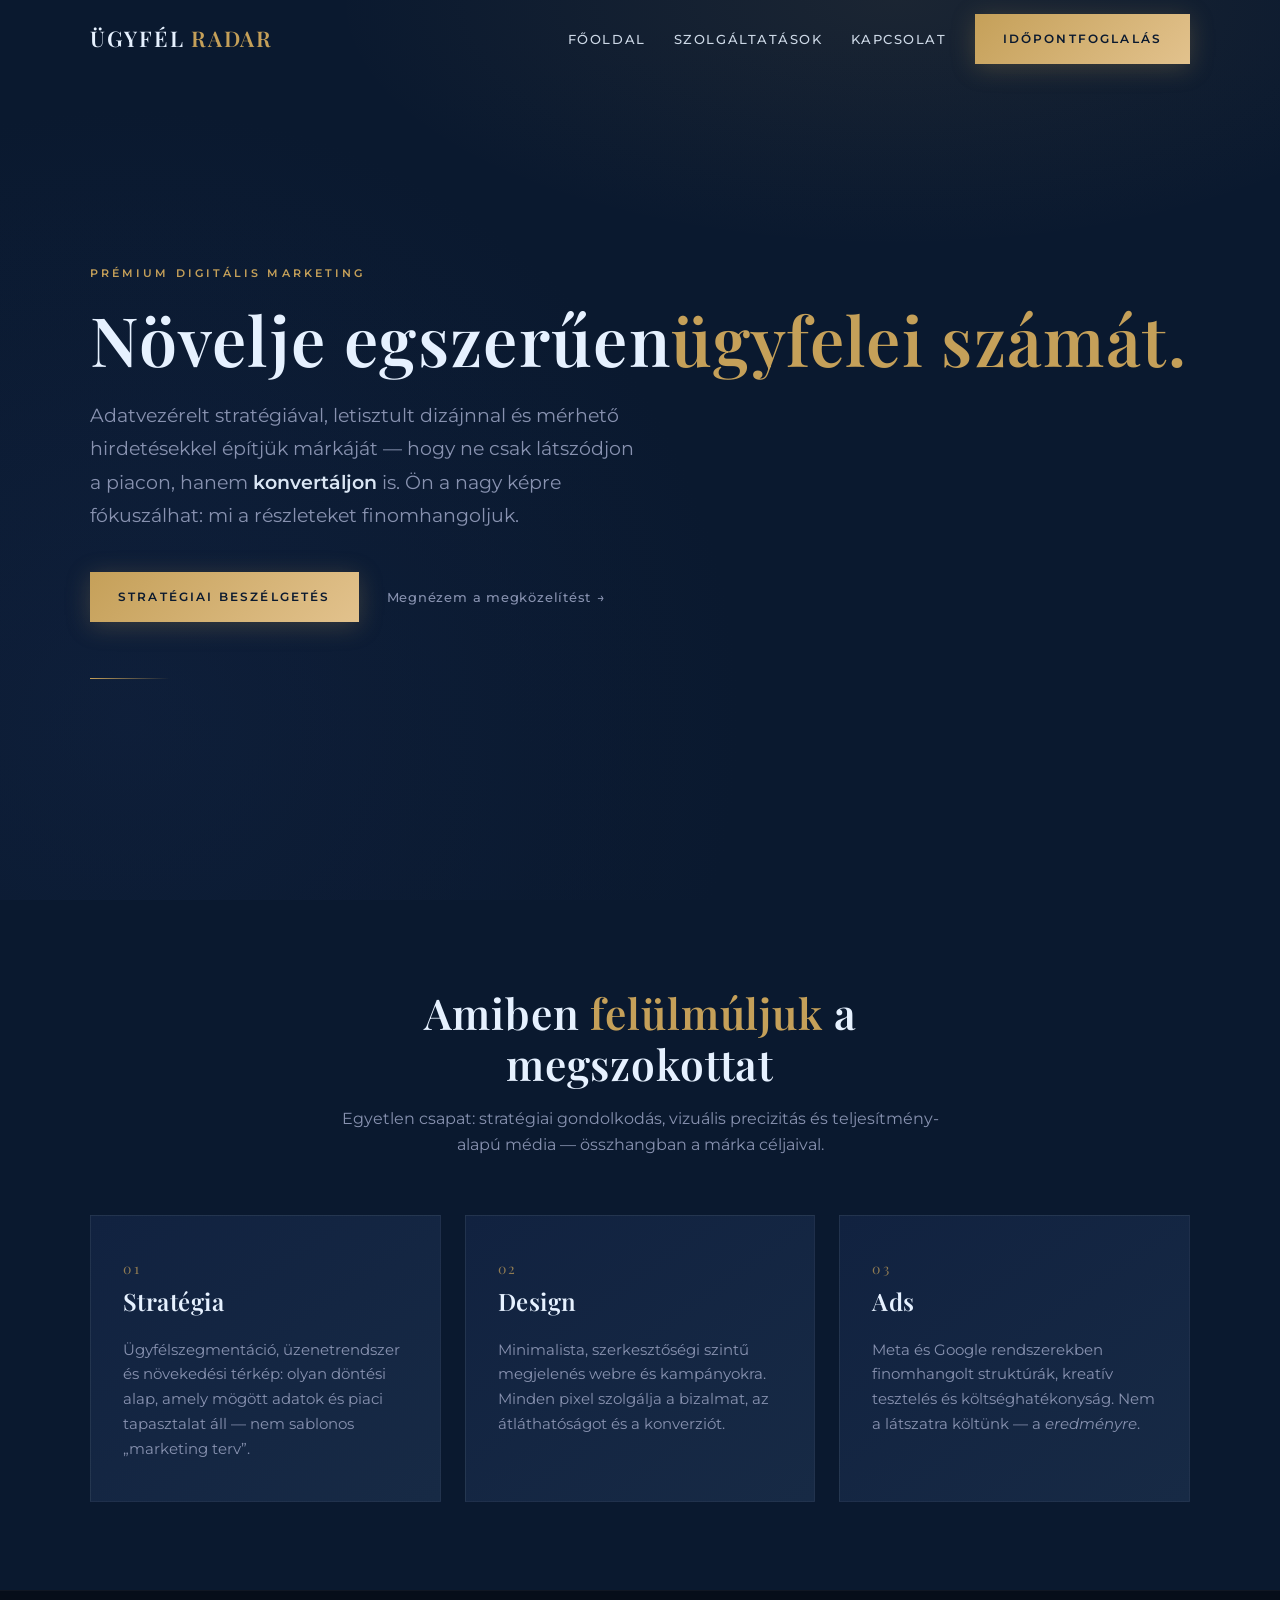
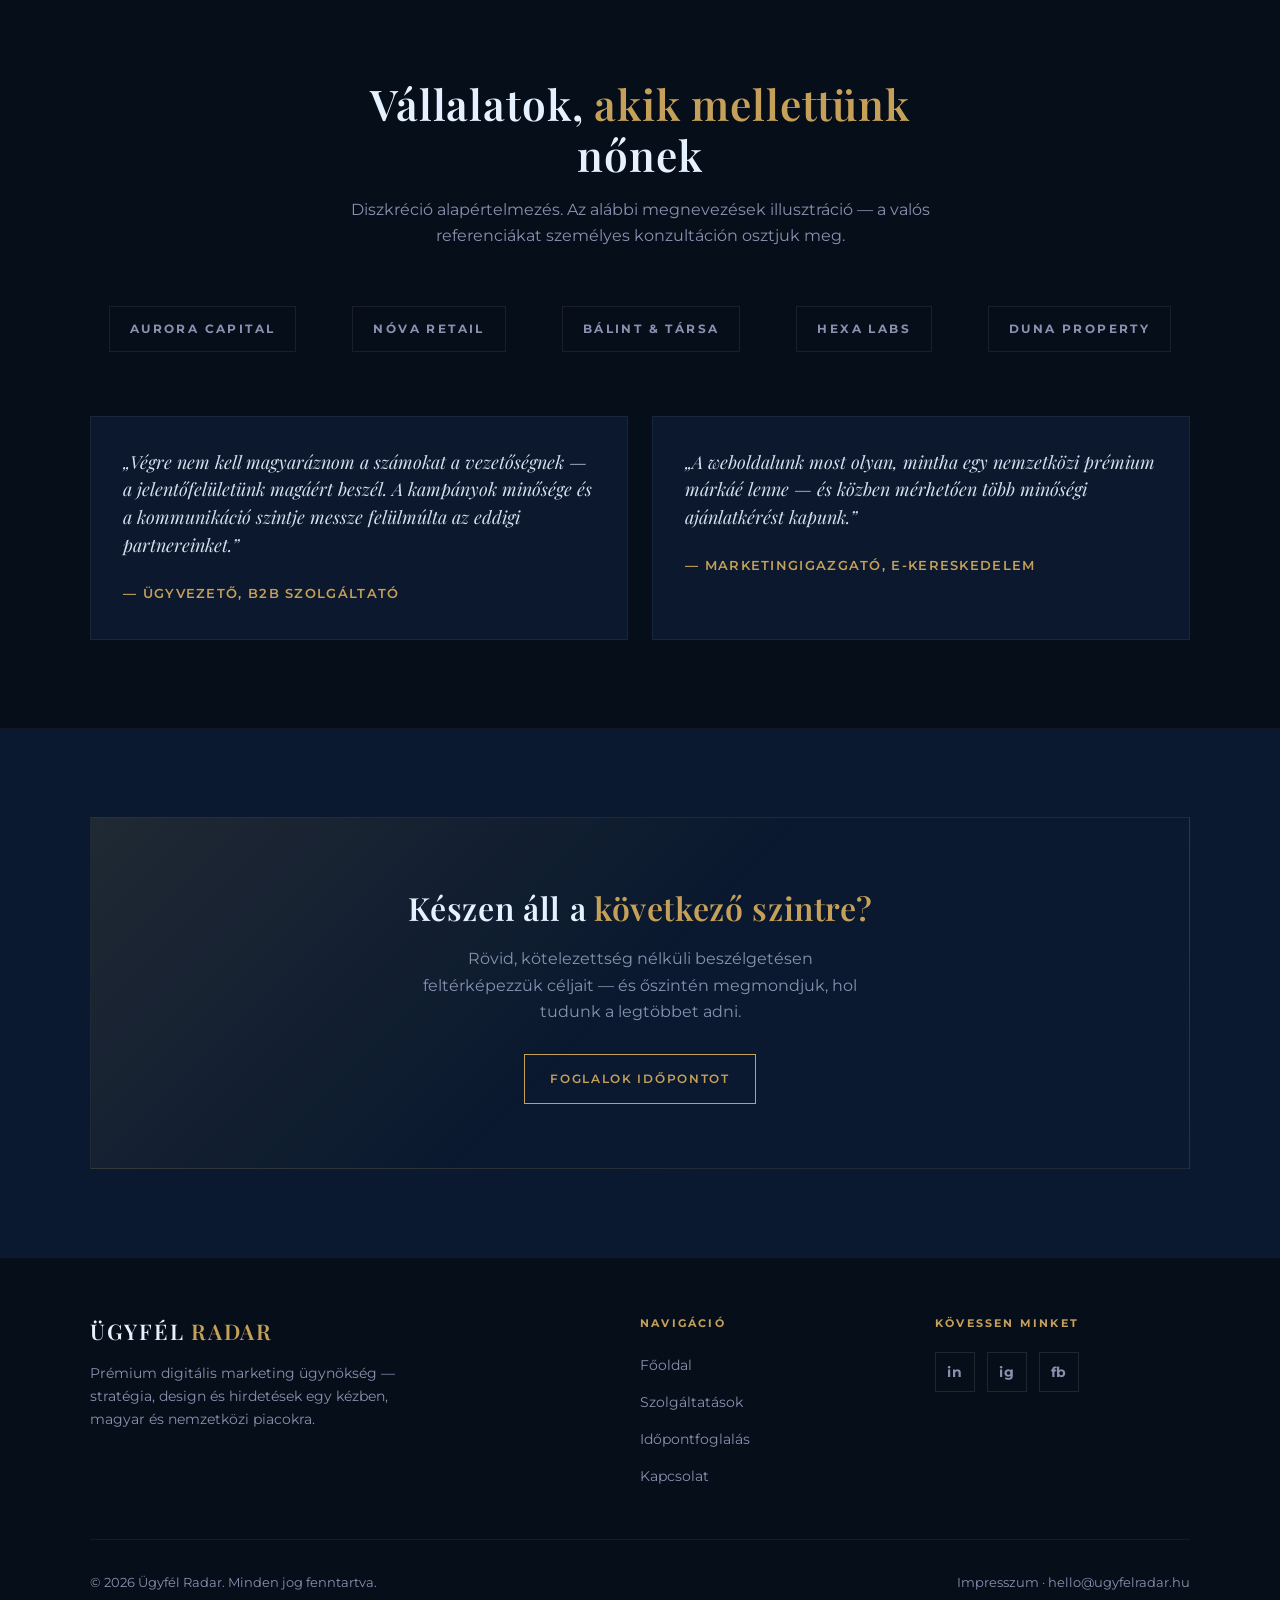
<file: index.html>
<!DOCTYPE html>
<html lang="hu">
<head>
  <meta charset="UTF-8">
  <meta name="viewport" content="width=device-width, initial-scale=1.0">
  <meta name="description" content="Ügyfél Radar — prémium digitális marketing ügynökség. Stratégia, design és hirdetések adatvezérelt növekedésre.">
  <title>Ügyfél Radar | Prémium Digitális Marketing Ügynökség</title>
  <link rel="preconnect" href="https://fonts.googleapis.com">
  <link rel="preconnect" href="https://fonts.gstatic.com" crossorigin>
  <link href="https://fonts.googleapis.com/css2?family=Montserrat:ital,wght@0,300;0,400;0,500;0,600;0,700;1,400&family=Playfair+Display:ital,wght@0,500;0,600;0,700;1,500&display=swap" rel="stylesheet">
  <link href="https://unpkg.com/aos@2.3.1/dist/aos.css" rel="stylesheet">
  <link rel="stylesheet" href="css/main.css">
</head>
<body>
  <header class="site-header">
    <div class="container nav-inner">
      <a class="brand" href="index.html">Ügyfél <span class="gold">Radar</span></a>
      <button class="nav-toggle" type="button" aria-label="Menü megnyitása" aria-expanded="false">
        <span></span><span></span><span></span>
      </button>
      <ul class="nav-links">
        <li><a href="index.html">Főoldal</a></li>
        <li><a href="index.html#szolgaltatasok">Szolgáltatások</a></li>
        <li><a href="kapcsolat.html">Kapcsolat</a></li>
        <li><a class="btn-primary" href="idopont.html">Időpontfoglalás</a></li>
      </ul>
    </div>
  </header>

  <main>
    <section class="hero">
      <div class="container">
        <p class="hero-eyebrow" data-aos="fade-up">Prémium digitális marketing</p>
        <h1 data-aos="fade-up" data-aos-delay="80">Növelje egszerűen<span class="gold">ügyfelei számát.</span></h1>
        <p class="hero-lead" data-aos="fade-up" data-aos-delay="140">
          Adatvezérelt stratégiával, letisztult dizájnnal és mérhető hirdetésekkel építjük márkáját — hogy ne csak látszódjon a piacon, hanem <strong style="color: rgba(230,241,255,0.95); font-weight: 600;">konvertáljon</strong> is. Ön a nagy képre fókuszálhat: mi a részleteket finomhangoljuk.
        </p>
        <div class="hero-actions" data-aos="fade-up" data-aos-delay="200">
          <a class="btn-primary" href="idopont.html">Stratégiai beszélgetés</a>
          <a class="link-arrow" href="index.html#szolgaltatasok">Megnézem a megközelítést <span>→</span></a>
        </div>
        <div class="hero-line" data-aos="fade-up" data-aos-delay="320"></div>
      </div>
    </section>

    <section id="szolgaltatasok">
      <div class="container">
        <div class="section-header" data-aos="fade-up">
          <h2>Amiben <span class="gold">felülmúljuk</span> a megszokottat</h2>
          <p>Egyetlen csapat: stratégiai gondolkodás, vizuális precizitás és teljesítmény-alapú média — összhangban a márka céljaival.</p>
        </div>
        <div class="grid-3">
          <article class="card-service" data-aos="fade-up" data-aos-delay="0">
            <span class="num">01</span>
            <h3>Stratégia</h3>
            <p>Ügyfélszegmentáció, üzenetrendszer és növekedési térkép: olyan döntési alap, amely mögött adatok és piaci tapasztalat áll — nem sablonos „marketing terv”.</p>
          </article>
          <article class="card-service" data-aos="fade-up" data-aos-delay="100">
            <span class="num">02</span>
            <h3>Design</h3>
            <p>Minimalista, szerkesztőségi szintű megjelenés webre és kampányokra. Minden pixel szolgálja a bizalmat, az átláthatóságot és a konverziót.</p>
          </article>
          <article class="card-service" data-aos="fade-up" data-aos-delay="200">
            <span class="num">03</span>
            <h3>Ads</h3>
            <p>Meta és Google rendszerekben finomhangolt struktúrák, kreatív tesztelés és költséghatékonyság. Nem a látszatra költünk — a <em>eredményre</em>.</p>
          </article>
        </div>
      </div>
    </section>

    <section class="section-proof" id="bizalom">
      <div class="container">
        <div class="section-header" data-aos="fade-up">
          <h2>Vállalatok, <span class="gold">akik mellettünk</span> nőnek</h2>
          <p>Diszkréció alapértelmezés. Az alábbi megnevezések illusztráció — a valós referenciákat személyes konzultáción osztjuk meg.</p>
        </div>
        <div class="logos-row" data-aos="fade-up" data-aos-delay="80">
          <span class="logo-placeholder">Aurora Capital</span>
          <span class="logo-placeholder">Nóva Retail</span>
          <span class="logo-placeholder">Bálint &amp; Társa</span>
          <span class="logo-placeholder">Hexa Labs</span>
          <span class="logo-placeholder">Duna Property</span>
        </div>
        <div class="testimonial-grid">
          <div class="quote-card" data-aos="fade-up">
            <blockquote>„Végre nem kell magyaráznom a számokat a vezetőségnek — a jelentőfelületünk magáért beszél. A kampányok minősége és a kommunikáció szintje messze felülmúlta az eddigi partnereinket.”</blockquote>
            <cite>— Ügyvezető, B2B szolgáltató</cite>
          </div>
          <div class="quote-card" data-aos="fade-up" data-aos-delay="100">
            <blockquote>„A weboldalunk most olyan, mintha egy nemzetközi prémium márkáé lenne — és közben mérhetően több minőségi ajánlatkérést kapunk.”</blockquote>
            <cite>— Marketingigazgató, e-kereskedelem</cite>
          </div>
        </div>
      </div>
    </section>

    <section>
      <div class="container">
        <div class="cta-strip" data-aos="zoom-in">
          <h2>Készen áll a <span class="gold">következő szintre?</span></h2>
          <p>Rövid, kötelezettség nélküli beszélgetésen feltérképezzük céljait — és őszintén megmondjuk, hol tudunk a legtöbbet adni.</p>
          <a class="btn-outline" href="idopont.html">Foglalok időpontot</a>
        </div>
      </div>
    </section>
  </main>

  <footer class="site-footer">
    <div class="container">
      <div class="footer-grid">
        <div class="footer-brand">
          <a class="brand" href="index.html">Ügyfél <span class="gold">Radar</span></a>
          <p>Prémium digitális marketing ügynökség — stratégia, design és hirdetések egy kézben, magyar és nemzetközi piacokra.</p>
        </div>
        <div class="footer-col">
          <h4>Navigáció</h4>
          <ul>
            <li><a href="index.html">Főoldal</a></li>
            <li><a href="index.html#szolgaltatasok">Szolgáltatások</a></li>
            <li><a href="idopont.html">Időpontfoglalás</a></li>
            <li><a href="kapcsolat.html">Kapcsolat</a></li>
          </ul>
        </div>
        <div class="footer-col">
          <h4>Kövessen minket</h4>
          <div class="footer-social">
            <a class="social-link" href="https://www.linkedin.com" target="_blank" rel="noopener noreferrer" aria-label="LinkedIn">in</a>
            <a class="social-link" href="https://www.instagram.com" target="_blank" rel="noopener noreferrer" aria-label="Instagram">ig</a>
            <a class="social-link" href="https://www.facebook.com" target="_blank" rel="noopener noreferrer" aria-label="Facebook">fb</a>
          </div>
        </div>
      </div>
      <div class="footer-bottom">
        <span>© 2026 Ügyfél Radar. Minden jog fenntartva.</span>
        <span>
          <a href="impresszum.html">Impresszum</a>
          ·
          <a href="mailto:hello@ugyfelradar.hu">hello@ugyfelradar.hu</a>
        </span>
      </div>
    </div>
  </footer>

  <script src="https://unpkg.com/aos@2.3.1/dist/aos.js"></script>
  <script src="js/main.js"></script>
</body>
</html>
</file>
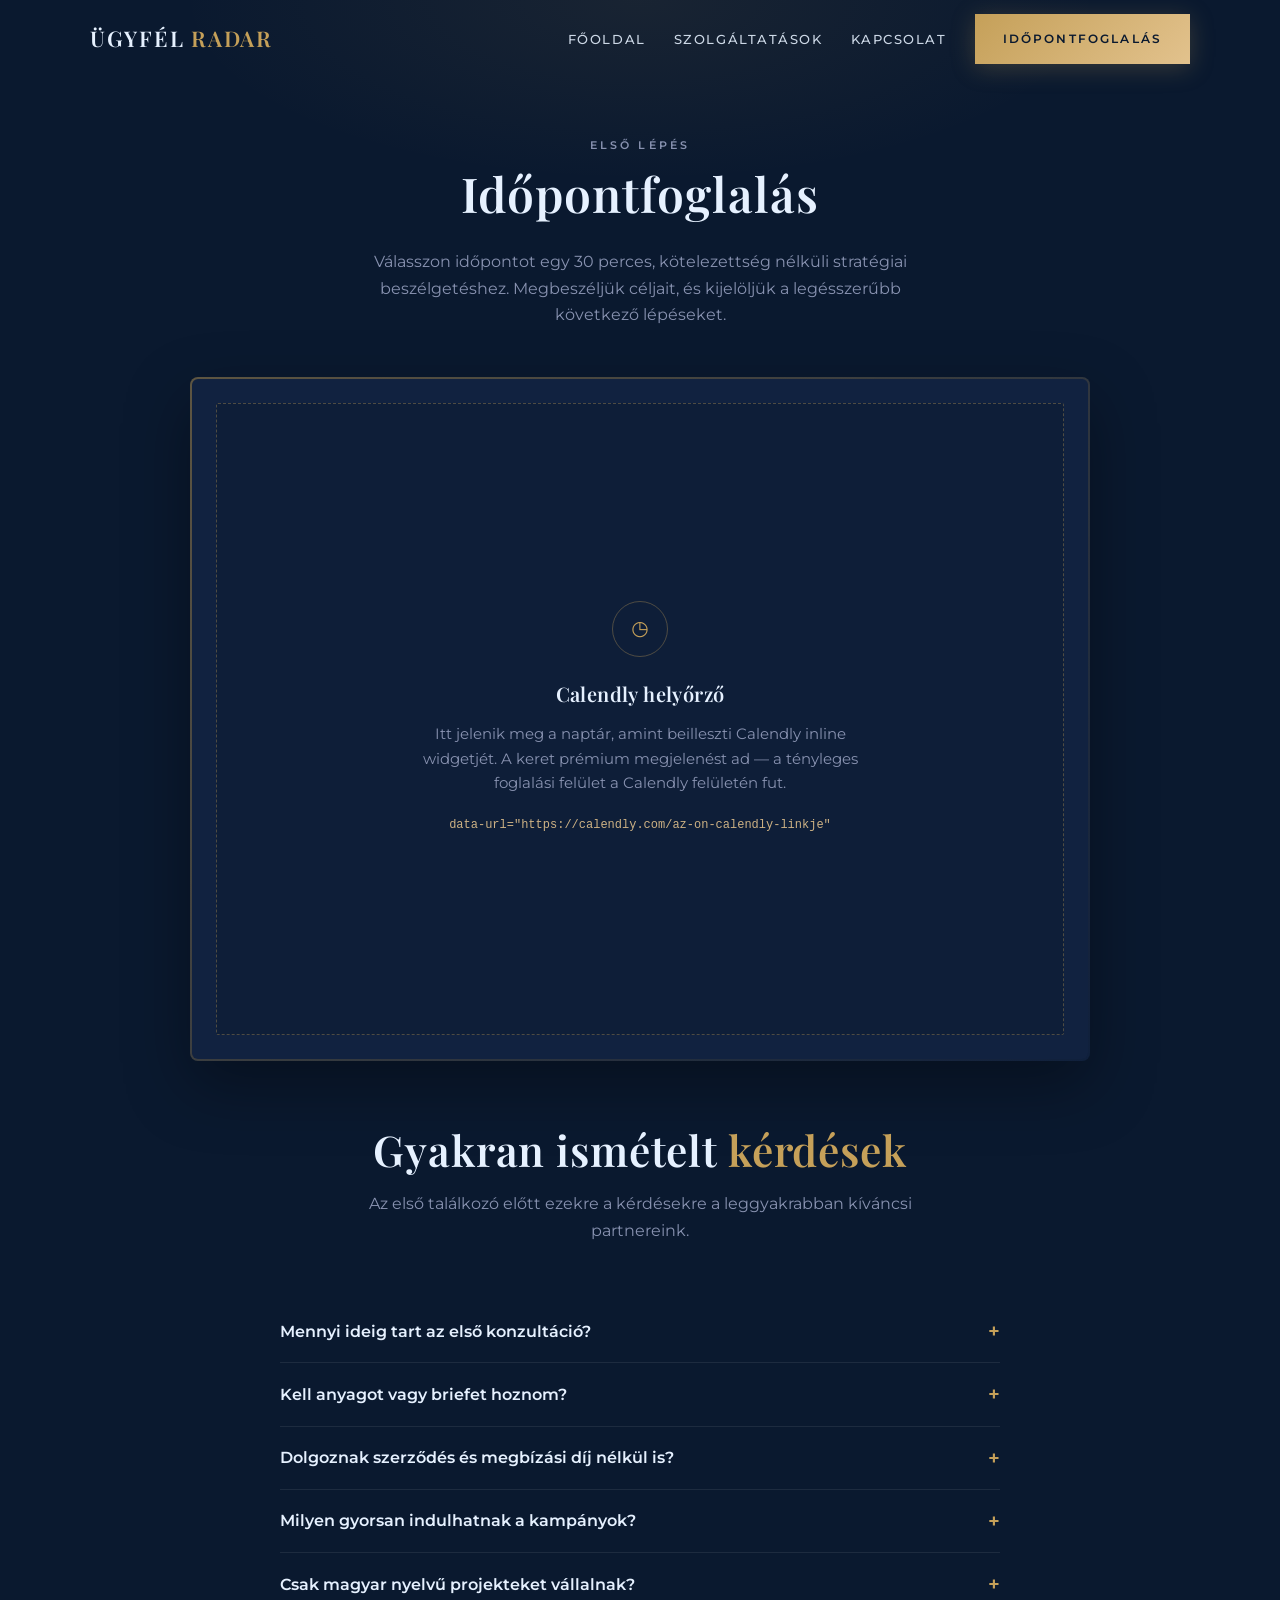
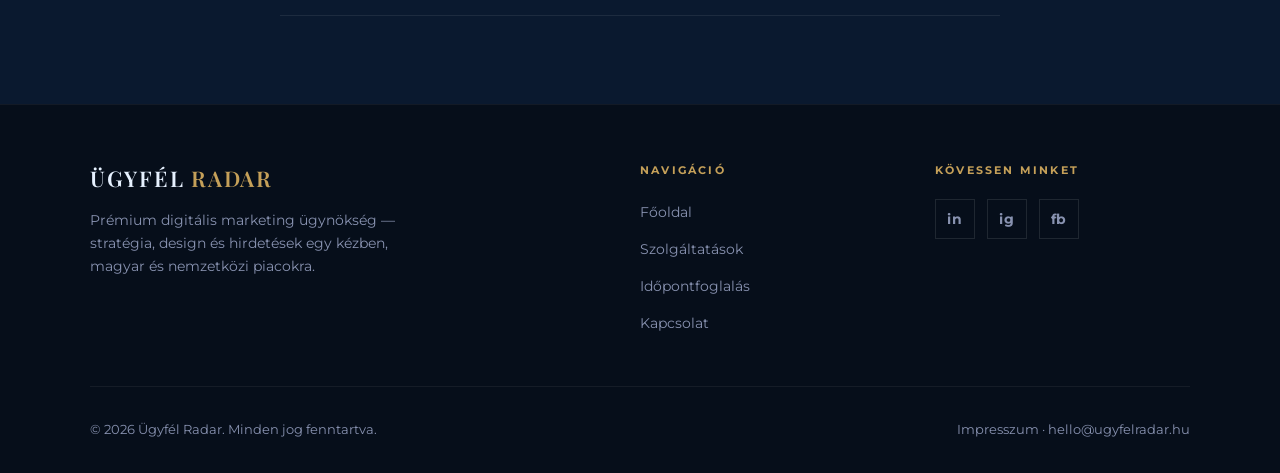
<file: idopont.html>
<!DOCTYPE html>
<html lang="hu">
<head>
  <meta charset="UTF-8">
  <meta name="viewport" content="width=device-width, initial-scale=1.0">
  <meta name="description" content="Foglaljon stratégiai konzultációt az Ügyfél Radarnál — Calendly időpontfoglalás.">
  <title>Időpontfoglalás | Ügyfél Radar</title>
  <link rel="preconnect" href="https://fonts.googleapis.com">
  <link rel="preconnect" href="https://fonts.gstatic.com" crossorigin>
  <link href="https://fonts.googleapis.com/css2?family=Montserrat:ital,wght@0,300;0,400;0,500;0,600;0,700;1,400&family=Playfair+Display:ital,wght@0,500;0,600;0,700;1,500&display=swap" rel="stylesheet">
  <link href="https://unpkg.com/aos@2.3.1/dist/aos.css" rel="stylesheet">
  <link rel="stylesheet" href="css/main.css">
</head>
<body>
  <header class="site-header">
    <div class="container nav-inner">
      <a class="brand" href="index.html">Ügyfél <span class="gold">Radar</span></a>
      <button class="nav-toggle" type="button" aria-label="Menü megnyitása" aria-expanded="false">
        <span></span><span></span><span></span>
      </button>
      <ul class="nav-links">
        <li><a href="index.html">Főoldal</a></li>
        <li><a href="index.html#szolgaltatasok">Szolgáltatások</a></li>
        <li><a href="kapcsolat.html">Kapcsolat</a></li>
        <li><a class="btn-primary" href="idopont.html">Időpontfoglalás</a></li>
      </ul>
    </div>
  </header>

  <main>
    <section class="page-hero">
      <div class="container">
        <p class="hero-eyebrow" data-aos="fade-up">Első lépés</p>
        <h1 data-aos="fade-up" data-aos-delay="60">Időpontfoglalás</h1>
        <p data-aos="fade-up" data-aos-delay="120">Válasszon időpontot egy 30 perces, kötelezettség nélküli stratégiai beszélgetéshez. Megbeszéljük céljait, és kijelöljük a legésszerűbb következő lépéseket.</p>
      </div>
    </section>

    <section style="padding-top: 0;">
      <div class="container">
        <div class="calendly-wrap" data-aos="fade-up">
          <div class="calendly-inner">
            <!--
              CALENDLY BEÁGYAZÁS: cserélje le az alábbi blokkot a hivatalos widgetre.
              1) Törölje vagy kommentelje ki a .calendly-placeholder div-et.
              2) Illessze be a Calendly által adott inline widget kódját ide:

              <div class="calendly-inline-widget calendly-widget-slot"
                   data-url="https://calendly.com/ONNEVE/tipusa"
                   style="min-width:320px;height:700px;"></div>
              <script type="text/javascript" src="https://assets.calendly.com/assets/external/widget.js" async></script>
            -->
            <div class="calendly-placeholder">
              <div class="icon" aria-hidden="true">◷</div>
              <h3>Calendly helyőrző</h3>
              <p>Itt jelenik meg a naptár, amint beilleszti Calendly inline widgetjét. A keret prémium megjelenést ad — a tényleges foglalási felület a Calendly felületén fut.</p>
              <code>data-url="https://calendly.com/az-on-calendly-linkje"</code>
            </div>
          </div>
        </div>

        <div class="section-header" style="margin-top: 2rem;" data-aos="fade-up">
          <h2>Gyakran ismételt <span class="gold">kérdések</span></h2>
          <p>Az első találkozó előtt ezekre a kérdésekre a leggyakrabban kíváncsi partnereink.</p>
        </div>

        <div class="faq-list" data-aos="fade-up">
          <div class="faq-item">
            <button type="button">Mennyi ideig tart az első konzultáció?</button>
            <div class="faq-panel">
              <p>Stratégiai bevezető beszélgetésünk általában 30 perc. Ha összetettebb a projekt, jelezzük előre, ha hosszabb időt érdemes szánni rá.</p>
            </div>
          </div>
          <div class="faq-item">
            <button type="button">Kell anyagot vagy briefet hoznom?</button>
            <div class="faq-panel">
              <p>Nem kötelező, de hasznos: aktuális webcím, rövid bemutatkozás a célcsoportról, és ha van, korábbi kampányeredmények. Ezek nélkül is elindulunk — közben feltesszük a szükséges kérdéseket.</p>
            </div>
          </div>
          <div class="faq-item">
            <button type="button">Dolgoznak szerződés és megbízási díj nélkül is?</button>
            <div class="faq-panel">
              <p>Az első alkalom kötelezettség nélküli. A továbblépésről közös döntés születik: ha illeszkedünk egymáshoz, írásos ajánlatot és ütemtervet adunk — átlátható költségkerettel.</p>
            </div>
          </div>
          <div class="faq-item">
            <button type="button">Milyen gyorsan indulhatnak a kampányok?</button>
            <div class="faq-panel">
              <p>A márka és a piac felkészültségétől függ. Tipikusan 1–3 hét a mérési alap és a kreatív irány jóváhagyása után — de a részleteket mindig az adott helyzethez igazítjuk.</p>
            </div>
          </div>
          <div class="faq-item">
            <button type="button">Csak magyar nyelvű projekteket vállalnak?</button>
            <div class="faq-panel">
              <p>Elsősorban magyar és közép-európai piacokon dolgozunk, de nemzetközi kampányokban is partnerek vagyunk — angol és német nyelvű anyagokkal is.</p>
            </div>
          </div>
        </div>
      </div>
    </section>
  </main>

  <footer class="site-footer">
    <div class="container">
      <div class="footer-grid">
        <div class="footer-brand">
          <a class="brand" href="index.html">Ügyfél <span class="gold">Radar</span></a>
          <p>Prémium digitális marketing ügynökség — stratégia, design és hirdetések egy kézben, magyar és nemzetközi piacokra.</p>
        </div>
        <div class="footer-col">
          <h4>Navigáció</h4>
          <ul>
            <li><a href="index.html">Főoldal</a></li>
            <li><a href="index.html#szolgaltatasok">Szolgáltatások</a></li>
            <li><a href="idopont.html">Időpontfoglalás</a></li>
            <li><a href="kapcsolat.html">Kapcsolat</a></li>
          </ul>
        </div>
        <div class="footer-col">
          <h4>Kövessen minket</h4>
          <div class="footer-social">
            <a class="social-link" href="https://www.linkedin.com" target="_blank" rel="noopener noreferrer" aria-label="LinkedIn">in</a>
            <a class="social-link" href="https://www.instagram.com" target="_blank" rel="noopener noreferrer" aria-label="Instagram">ig</a>
            <a class="social-link" href="https://www.facebook.com" target="_blank" rel="noopener noreferrer" aria-label="Facebook">fb</a>
          </div>
        </div>
      </div>
      <div class="footer-bottom">
        <span>© 2026 Ügyfél Radar. Minden jog fenntartva.</span>
        <span>
          <a href="impresszum.html">Impresszum</a>
          ·
          <a href="mailto:hello@ugyfelradar.hu">hello@ugyfelradar.hu</a>
        </span>
      </div>
    </div>
  </footer>

  <script src="https://unpkg.com/aos@2.3.1/dist/aos.js"></script>
  <script src="js/main.js"></script>
</body>
</html>
</file>
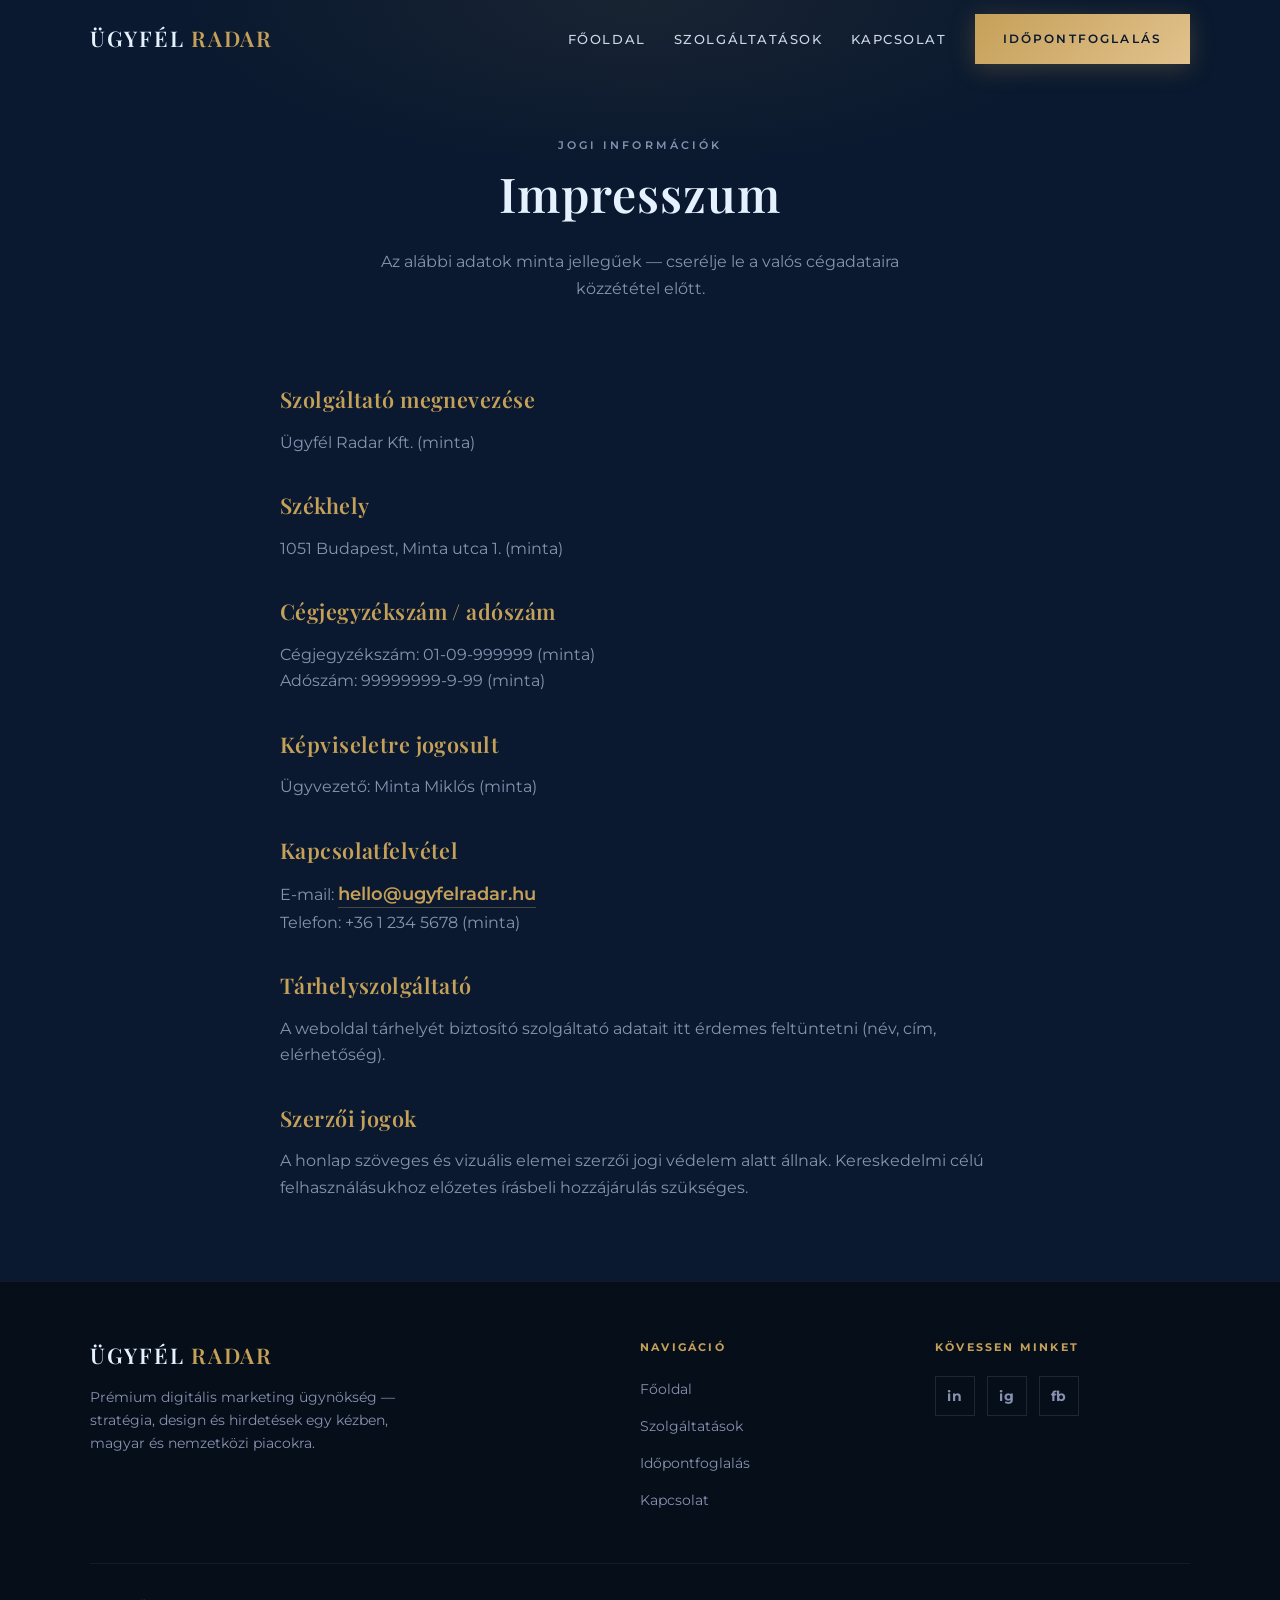
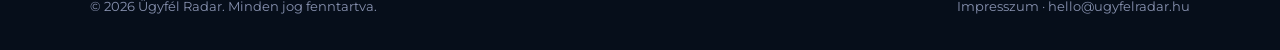
<file: impresszum.html>
<!DOCTYPE html>
<html lang="hu">
<head>
  <meta charset="UTF-8">
  <meta name="viewport" content="width=device-width, initial-scale=1.0">
  <meta name="description" content="Impresszum — Ügyfél Radar jogi és elérhetőségi adatok.">
  <title>Impresszum | Ügyfél Radar</title>
  <link rel="preconnect" href="https://fonts.googleapis.com">
  <link rel="preconnect" href="https://fonts.gstatic.com" crossorigin>
  <link href="https://fonts.googleapis.com/css2?family=Montserrat:ital,wght@0,300;0,400;0,500;0,600;0,700;1,400&family=Playfair+Display:ital,wght@0,500;0,600;0,700;1,500&display=swap" rel="stylesheet">
  <link href="https://unpkg.com/aos@2.3.1/dist/aos.css" rel="stylesheet">
  <link rel="stylesheet" href="css/main.css">
</head>
<body>
  <header class="site-header">
    <div class="container nav-inner">
      <a class="brand" href="index.html">Ügyfél <span class="gold">Radar</span></a>
      <button class="nav-toggle" type="button" aria-label="Menü megnyitása" aria-expanded="false">
        <span></span><span></span><span></span>
      </button>
      <ul class="nav-links">
        <li><a href="index.html">Főoldal</a></li>
        <li><a href="index.html#szolgaltatasok">Szolgáltatások</a></li>
        <li><a href="kapcsolat.html">Kapcsolat</a></li>
        <li><a class="btn-primary" href="idopont.html">Időpontfoglalás</a></li>
      </ul>
    </div>
  </header>

  <main>
    <section class="page-hero">
      <div class="container">
        <p class="hero-eyebrow" data-aos="fade-up">Jogi információk</p>
        <h1 data-aos="fade-up" data-aos-delay="60">Impresszum</h1>
        <p data-aos="fade-up" data-aos-delay="120">Az alábbi adatok minta jellegűek — cserélje le a valós cégadataira közzététel előtt.</p>
      </div>
    </section>

    <div class="container legal-content" data-aos="fade-up">
      <h2>Szolgáltató megnevezése</h2>
      <p>Ügyfél Radar Kft. (minta)</p>

      <h2>Székhely</h2>
      <p>1051 Budapest, Minta utca 1. (minta)</p>

      <h2>Cégjegyzékszám / adószám</h2>
      <p>Cégjegyzékszám: 01-09-999999 (minta)<br>Adószám: 99999999-9-99 (minta)</p>

      <h2>Képviseletre jogosult</h2>
      <p>Ügyvezető: Minta Miklós (minta)</p>

      <h2>Kapcsolatfelvétel</h2>
      <p>E-mail: <a class="mail-link" href="mailto:hello@ugyfelradar.hu">hello@ugyfelradar.hu</a><br>Telefon: +36 1 234 5678 (minta)</p>

      <h2>Tárhelyszolgáltató</h2>
      <p>A weboldal tárhelyét biztosító szolgáltató adatait itt érdemes feltüntetni (név, cím, elérhetőség).</p>

      <h2>Szerzői jogok</h2>
      <p>A honlap szöveges és vizuális elemei szerzői jogi védelem alatt állnak. Kereskedelmi célú felhasználásukhoz előzetes írásbeli hozzájárulás szükséges.</p>
    </div>
  </main>

  <footer class="site-footer">
    <div class="container">
      <div class="footer-grid">
        <div class="footer-brand">
          <a class="brand" href="index.html">Ügyfél <span class="gold">Radar</span></a>
          <p>Prémium digitális marketing ügynökség — stratégia, design és hirdetések egy kézben, magyar és nemzetközi piacokra.</p>
        </div>
        <div class="footer-col">
          <h4>Navigáció</h4>
          <ul>
            <li><a href="index.html">Főoldal</a></li>
            <li><a href="index.html#szolgaltatasok">Szolgáltatások</a></li>
            <li><a href="idopont.html">Időpontfoglalás</a></li>
            <li><a href="kapcsolat.html">Kapcsolat</a></li>
          </ul>
        </div>
        <div class="footer-col">
          <h4>Kövessen minket</h4>
          <div class="footer-social">
            <a class="social-link" href="https://www.linkedin.com" target="_blank" rel="noopener noreferrer" aria-label="LinkedIn">in</a>
            <a class="social-link" href="https://www.instagram.com" target="_blank" rel="noopener noreferrer" aria-label="Instagram">ig</a>
            <a class="social-link" href="https://www.facebook.com" target="_blank" rel="noopener noreferrer" aria-label="Facebook">fb</a>
          </div>
        </div>
      </div>
      <div class="footer-bottom">
        <span>© 2026 Ügyfél Radar. Minden jog fenntartva.</span>
        <span>
          <a href="impresszum.html">Impresszum</a>
          ·
          <a href="mailto:hello@ugyfelradar.hu">hello@ugyfelradar.hu</a>
        </span>
      </div>
    </div>
  </footer>

  <script src="https://unpkg.com/aos@2.3.1/dist/aos.js"></script>
  <script src="js/main.js"></script>
</body>
</html>
</file>
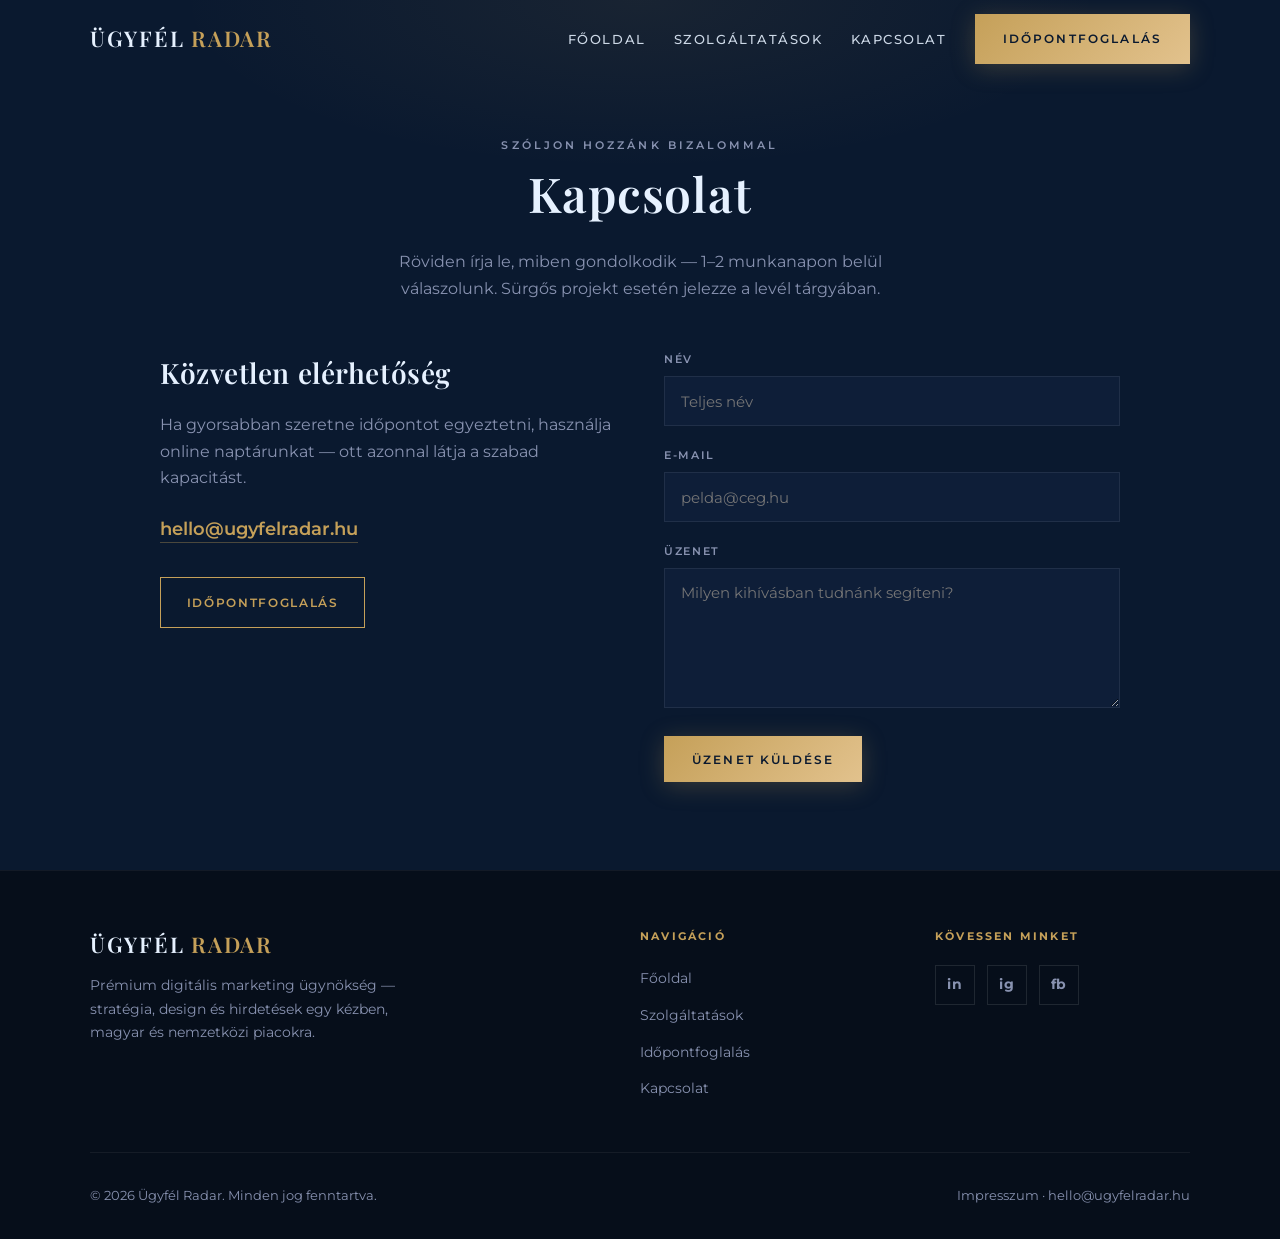
<file: kapcsolat.html>
<!DOCTYPE html>
<html lang="hu">
<head>
  <meta charset="UTF-8">
  <meta name="viewport" content="width=device-width, initial-scale=1.0">
  <meta name="description" content="Lépjen kapcsolatba az Ügyfél Radarról — üzenet, e-mail, időpontfoglalás.">
  <title>Kapcsolat | Ügyfél Radar</title>
  <link rel="preconnect" href="https://fonts.googleapis.com">
  <link rel="preconnect" href="https://fonts.gstatic.com" crossorigin>
  <link href="https://fonts.googleapis.com/css2?family=Montserrat:ital,wght@0,300;0,400;0,500;0,600;0,700;1,400&family=Playfair+Display:ital,wght@0,500;0,600;0,700;1,500&display=swap" rel="stylesheet">
  <link href="https://unpkg.com/aos@2.3.1/dist/aos.css" rel="stylesheet">
  <link rel="stylesheet" href="css/main.css">
</head>
<body>
  <header class="site-header">
    <div class="container nav-inner">
      <a class="brand" href="index.html">Ügyfél <span class="gold">Radar</span></a>
      <button class="nav-toggle" type="button" aria-label="Menü megnyitása" aria-expanded="false">
        <span></span><span></span><span></span>
      </button>
      <ul class="nav-links">
        <li><a href="index.html">Főoldal</a></li>
        <li><a href="index.html#szolgaltatasok">Szolgáltatások</a></li>
        <li><a href="kapcsolat.html">Kapcsolat</a></li>
        <li><a class="btn-primary" href="idopont.html">Időpontfoglalás</a></li>
      </ul>
    </div>
  </header>

  <main>
    <section class="page-hero">
      <div class="container">
        <p class="hero-eyebrow" data-aos="fade-up">Szóljon hozzánk bizalommal</p>
        <h1 data-aos="fade-up" data-aos-delay="60">Kapcsolat</h1>
        <p data-aos="fade-up" data-aos-delay="120">Röviden írja le, miben gondolkodik — 1–2 munkanapon belül válaszolunk. Sürgős projekt esetén jelezze a levél tárgyában.</p>
      </div>
    </section>

    <section style="padding-top: 0;">
      <div class="container">
        <div class="contact-layout">
          <div class="contact-aside" data-aos="fade-up">
            <h2>Közvetlen elérhetőség</h2>
            <p>Ha gyorsabban szeretne időpontot egyeztetni, használja online naptárunkat — ott azonnal látja a szabad kapacitást.</p>
            <p><a class="mail-link" href="mailto:hello@ugyfelradar.hu">hello@ugyfelradar.hu</a></p>
            <p style="margin-top: 2rem;">
              <a class="btn-outline" href="idopont.html">Időpontfoglalás</a>
            </p>
          </div>
          <div data-aos="fade-up" data-aos-delay="80">
            <form id="contact-form" action="#" method="post" novalidate>
              <div class="form-group">
                <label for="nev">Név</label>
                <input id="nev" name="nev" type="text" autocomplete="name" required placeholder="Teljes név">
              </div>
              <div class="form-group">
                <label for="email">E-mail</label>
                <input id="email" name="email" type="email" autocomplete="email" required placeholder="pelda@ceg.hu">
              </div>
              <div class="form-group">
                <label for="uzenet">Üzenet</label>
                <textarea id="uzenet" name="uzenet" required placeholder="Milyen kihívásban tudnánk segíteni?"></textarea>
              </div>
              <button class="btn-primary" type="submit">Üzenet küldése</button>
            </form>
          </div>
        </div>
      </div>
    </section>
  </main>

  <footer class="site-footer">
    <div class="container">
      <div class="footer-grid">
        <div class="footer-brand">
          <a class="brand" href="index.html">Ügyfél <span class="gold">Radar</span></a>
          <p>Prémium digitális marketing ügynökség — stratégia, design és hirdetések egy kézben, magyar és nemzetközi piacokra.</p>
        </div>
        <div class="footer-col">
          <h4>Navigáció</h4>
          <ul>
            <li><a href="index.html">Főoldal</a></li>
            <li><a href="index.html#szolgaltatasok">Szolgáltatások</a></li>
            <li><a href="idopont.html">Időpontfoglalás</a></li>
            <li><a href="kapcsolat.html">Kapcsolat</a></li>
          </ul>
        </div>
        <div class="footer-col">
          <h4>Kövessen minket</h4>
          <div class="footer-social">
            <a class="social-link" href="https://www.linkedin.com" target="_blank" rel="noopener noreferrer" aria-label="LinkedIn">in</a>
            <a class="social-link" href="https://www.instagram.com" target="_blank" rel="noopener noreferrer" aria-label="Instagram">ig</a>
            <a class="social-link" href="https://www.facebook.com" target="_blank" rel="noopener noreferrer" aria-label="Facebook">fb</a>
          </div>
        </div>
      </div>
      <div class="footer-bottom">
        <span>© 2026 Ügyfél Radar. Minden jog fenntartva.</span>
        <span>
          <a href="impresszum.html">Impresszum</a>
          ·
          <a href="mailto:hello@ugyfelradar.hu">hello@ugyfelradar.hu</a>
        </span>
      </div>
    </div>
  </footer>

  <script src="https://unpkg.com/aos@2.3.1/dist/aos.js"></script>
  <script src="js/main.js"></script>
</body>
</html>
</file>
<file: css/main.css>
/* Ügyfél Radar — Navy & Gold */
:root {
  --navy: #0a192f;
  --navy-deep: #060e1a;
  --navy-light: #112240;
  --navy-mid: #172a45;
  --gold: #c5a059;
  --gold-bright: #e2c28d;
  --gold-muted: rgba(197, 160, 89, 0.35);
  --text: #e6f1ff;
  --text-muted: #8892b0;
  --glass: rgba(10, 25, 47, 0.55);
  --glass-border: rgba(197, 160, 89, 0.12);
  --radius-sm: 2px;
  --radius-md: 8px;
  --shadow-gold: 0 0 32px rgba(197, 160, 89, 0.22);
  --transition: 0.35s cubic-bezier(0.22, 1, 0.36, 1);
}

*,
*::before,
*::after {
  box-sizing: border-box;
}

html {
  scroll-behavior: smooth;
}

body {
  margin: 0;
  background-color: var(--navy);
  color: var(--text);
  font-family: "Montserrat", system-ui, sans-serif;
  font-weight: 400;
  line-height: 1.65;
  overflow-x: hidden;
  -webkit-font-smoothing: antialiased;
}

h1,
h2,
h3,
h4,
.brand {
  font-family: "Playfair Display", Georgia, serif;
  font-weight: 600;
  letter-spacing: 0.02em;
}

a {
  color: inherit;
  text-decoration: none;
}

img {
  max-width: 100%;
  height: auto;
  display: block;
}

.container {
  width: 100%;
  max-width: 1140px;
  margin: 0 auto;
  padding: 0 1.25rem;
}

/* ——— Navbar ——— */
.site-header {
  position: fixed;
  top: 0;
  left: 0;
  right: 0;
  z-index: 1000;
  padding: 0.85rem 0;
  transition: background var(--transition), box-shadow var(--transition),
    border-color var(--transition), padding var(--transition);
  background: transparent;
  border-bottom: 1px solid transparent;
}

.site-header.is-scrolled {
  background: var(--glass);
  backdrop-filter: blur(18px) saturate(160%);
  -webkit-backdrop-filter: blur(18px) saturate(160%);
  border-bottom-color: var(--glass-border);
  box-shadow: 0 8px 32px rgba(0, 0, 0, 0.25);
  padding: 0.65rem 0;
}

.nav-inner {
  display: flex;
  align-items: center;
  justify-content: space-between;
  gap: 1rem;
}

.brand {
  font-size: 1.35rem;
  letter-spacing: 0.08em;
  text-transform: uppercase;
  transition: opacity var(--transition), transform var(--transition);
}

.brand:hover {
  opacity: 0.92;
  transform: translateY(-1px);
}

.brand .gold {
  color: var(--gold);
}

.nav-toggle {
  display: none;
  flex-direction: column;
  gap: 5px;
  background: none;
  border: none;
  cursor: pointer;
  padding: 0.5rem;
}

.nav-toggle span {
  width: 24px;
  height: 2px;
  background: var(--gold);
  transition: var(--transition);
}

.nav-links {
  display: flex;
  align-items: center;
  gap: 0.25rem 1.75rem;
  list-style: none;
  margin: 0;
  padding: 0;
}

.nav-links a:not(.btn-primary) {
  font-size: 0.8125rem;
  font-weight: 500;
  letter-spacing: 0.12em;
  text-transform: uppercase;
  color: rgba(230, 241, 255, 0.88);
  padding: 0.35rem 0;
  position: relative;
  transition: color var(--transition);
}

.nav-links a:not(.btn-primary)::after {
  content: "";
  position: absolute;
  left: 0;
  bottom: 0;
  width: 0;
  height: 1px;
  background: var(--gold);
  transition: width var(--transition);
}

.nav-links a:not(.btn-primary):hover {
  color: var(--gold-bright);
}

.nav-links a:not(.btn-primary):hover::after {
  width: 100%;
}

@media (max-width: 991px) {
  .nav-toggle {
    display: flex;
  }

  .nav-links {
    position: absolute;
    top: 100%;
    left: 0;
    right: 0;
    flex-direction: column;
    align-items: stretch;
    padding: 1.25rem 1.25rem 1.5rem;
    background: rgba(6, 14, 26, 0.97);
    backdrop-filter: blur(16px);
    border-bottom: 1px solid var(--glass-border);
    gap: 0;
    max-height: 0;
    overflow: hidden;
    opacity: 0;
    pointer-events: none;
    transition: max-height 0.45s ease, opacity 0.3s ease;
  }

  .site-header.nav-open .nav-links {
    max-height: 420px;
    opacity: 1;
    pointer-events: auto;
  }

  .nav-links li {
    border-bottom: 1px solid rgba(255, 255, 255, 0.06);
  }

  .nav-links a {
    display: block;
    padding: 0.85rem 0 !important;
  }

  .nav-links .btn-primary {
    margin-top: 1rem;
    text-align: center;
  }
}

/* ——— Buttons ——— */
.btn-primary {
  display: inline-flex;
  align-items: center;
  justify-content: center;
  gap: 0.5rem;
  font-family: "Montserrat", sans-serif;
  font-size: 0.75rem;
  font-weight: 600;
  letter-spacing: 0.18em;
  text-transform: uppercase;
  color: var(--navy);
  background: linear-gradient(135deg, var(--gold) 0%, var(--gold-bright) 100%);
  border: none;
  padding: 0.95rem 1.75rem;
  cursor: pointer;
  transition: transform var(--transition), box-shadow var(--transition),
    filter var(--transition);
  box-shadow: 0 4px 24px rgba(197, 160, 89, 0.25);
}

.btn-primary:hover {
  transform: translateY(-2px);
  box-shadow: var(--shadow-gold);
  filter: brightness(1.05);
}

.btn-outline {
  display: inline-flex;
  align-items: center;
  font-family: "Montserrat", sans-serif;
  font-size: 0.75rem;
  font-weight: 600;
  letter-spacing: 0.14em;
  text-transform: uppercase;
  color: var(--gold);
  background: transparent;
  border: 1px solid var(--gold);
  padding: 0.9rem 1.6rem;
  cursor: pointer;
  transition: color var(--transition), background var(--transition),
    box-shadow var(--transition), transform var(--transition);
}

.btn-outline:hover {
  color: var(--navy);
  background: var(--gold);
  box-shadow: var(--shadow-gold);
  transform: translateY(-2px);
}

.link-arrow {
  font-size: 0.8125rem;
  font-weight: 500;
  letter-spacing: 0.06em;
  color: var(--text-muted);
  transition: color var(--transition), transform var(--transition);
  display: inline-flex;
  align-items: center;
  gap: 0.35rem;
}

.link-arrow:hover {
  color: var(--gold);
}

.link-arrow span {
  transition: transform var(--transition);
}

.link-arrow:hover span {
  transform: translateX(4px);
}

/* ——— Hero ——— */
.hero {
  min-height: 100vh;
  display: flex;
  align-items: center;
  padding: 7rem 0 5rem;
  position: relative;
  background: radial-gradient(
      ellipse 80% 50% at 70% 0%,
      rgba(197, 160, 89, 0.09),
      transparent 55%
    ),
    radial-gradient(
      circle at 10% 80%,
      rgba(17, 34, 64, 0.9),
      transparent 45%
    );
}

.hero::before {
  content: "";
  position: absolute;
  inset: 0;
  background: linear-gradient(
    180deg,
    transparent 0%,
    rgba(10, 25, 47, 0.4) 100%
  );
  pointer-events: none;
}

.hero .container {
  position: relative;
  z-index: 1;
}

.hero-eyebrow {
  font-size: 0.6875rem;
  font-weight: 600;
  letter-spacing: 0.28em;
  text-transform: uppercase;
  color: var(--gold);
  margin-bottom: 1.25rem;
}

.hero h1 {
  font-size: clamp(2.5rem, 6vw, 4.25rem);
  line-height: 1.08;
  margin: 0 0 1.5rem;
  font-weight: 600;
}

.hero-lead {
  font-size: clamp(1rem, 2vw, 1.1875rem);
  font-weight: 400;
  color: var(--text-muted);
  max-width: 34rem;
  margin: 0 0 2.5rem;
  line-height: 1.75;
}

.hero-actions {
  display: flex;
  flex-wrap: wrap;
  align-items: center;
  gap: 1.25rem 1.75rem;
}

.hero-line {
  width: 80px;
  height: 1px;
  background: linear-gradient(90deg, var(--gold), transparent);
  margin-top: 3.5rem;
}

/* ——— Sections ——— */
section {
  padding: 5.5rem 0;
}

.section-header {
  text-align: center;
  max-width: 40rem;
  margin: 0 auto 3.5rem;
}

.section-header h2 {
  font-size: clamp(1.85rem, 4vw, 2.65rem);
  margin: 0 0 1rem;
  line-height: 1.2;
}

.section-header p {
  margin: 0;
  color: var(--text-muted);
  font-size: 1rem;
}

.gold {
  color: var(--gold);
}

/* ——— Service cards ——— */
.grid-3 {
  display: grid;
  grid-template-columns: repeat(3, 1fr);
  gap: 1.5rem;
}

@media (max-width: 900px) {
  .grid-3 {
    grid-template-columns: 1fr;
  }
}

.card-service {
  background: linear-gradient(
    145deg,
    var(--navy-light) 0%,
    var(--navy-mid) 100%
  );
  border: 1px solid rgba(255, 255, 255, 0.06);
  padding: 2.5rem 2rem;
  transition: transform var(--transition), border-color var(--transition),
    box-shadow var(--transition);
  position: relative;
  overflow: hidden;
}

.card-service::before {
  content: "";
  position: absolute;
  top: 0;
  left: 0;
  right: 0;
  height: 2px;
  background: linear-gradient(90deg, transparent, var(--gold-muted), transparent);
  opacity: 0;
  transition: opacity var(--transition);
}

.card-service:hover {
  transform: translateY(-8px);
  border-color: rgba(197, 160, 89, 0.35);
  box-shadow: 0 24px 48px rgba(0, 0, 0, 0.35), 0 0 0 1px rgba(197, 160, 89, 0.08);
}

.card-service:hover::before {
  opacity: 1;
}

.card-service .num {
  font-family: "Playfair Display", serif;
  font-size: 0.875rem;
  color: var(--gold);
  opacity: 0.7;
  letter-spacing: 0.2em;
  margin-bottom: 1rem;
}

.card-service h3 {
  font-size: 1.5rem;
  margin: 0 0 1rem;
}

.card-service p {
  margin: 0;
  color: var(--text-muted);
  font-size: 0.9375rem;
}

/* ——— Social proof ——— */
.section-proof {
  background: var(--navy-deep);
  border-top: 1px solid rgba(255, 255, 255, 0.04);
  border-bottom: 1px solid rgba(255, 255, 255, 0.04);
}

.logos-row {
  display: flex;
  flex-wrap: wrap;
  align-items: center;
  justify-content: center;
  gap: 2.5rem 3.5rem;
  margin-bottom: 4rem;
  opacity: 0.85;
}

.logo-placeholder {
  font-size: 0.75rem;
  font-weight: 700;
  letter-spacing: 0.2em;
  text-transform: uppercase;
  color: var(--text-muted);
  padding: 0.75rem 1.25rem;
  border: 1px solid rgba(255, 255, 255, 0.08);
  transition: color var(--transition), border-color var(--transition),
    transform var(--transition);
}

.logo-placeholder:hover {
  color: var(--gold);
  border-color: var(--gold-muted);
  transform: translateY(-2px);
}

.testimonial-grid {
  display: grid;
  grid-template-columns: repeat(2, 1fr);
  gap: 1.5rem;
}

@media (max-width: 768px) {
  .testimonial-grid {
    grid-template-columns: 1fr;
  }
}

.quote-card {
  background: rgba(17, 34, 64, 0.5);
  border: 1px solid rgba(255, 255, 255, 0.06);
  padding: 2rem;
  transition: border-color var(--transition), box-shadow var(--transition);
}

.quote-card:hover {
  border-color: rgba(197, 160, 89, 0.2);
  box-shadow: 0 16px 40px rgba(0, 0, 0, 0.2);
}

.quote-card blockquote {
  margin: 0 0 1.25rem;
  font-family: "Playfair Display", serif;
  font-size: 1.125rem;
  font-style: italic;
  line-height: 1.55;
  color: rgba(230, 241, 255, 0.92);
}

.quote-card cite {
  font-style: normal;
  font-size: 0.8125rem;
  font-weight: 600;
  letter-spacing: 0.1em;
  text-transform: uppercase;
  color: var(--gold);
}

/* ——— CTA strip ——— */
.cta-strip {
  text-align: center;
  padding: 4rem 1.5rem;
  background: linear-gradient(
    135deg,
    rgba(197, 160, 89, 0.12) 0%,
    transparent 50%
  );
  border: 1px solid var(--glass-border);
}

.cta-strip h2 {
  font-size: clamp(1.5rem, 3vw, 2rem);
  margin: 0 0 0.75rem;
}

.cta-strip p {
  color: var(--text-muted);
  max-width: 28rem;
  margin: 0 auto 1.75rem;
}

/* ——— Page hero (inner pages) ——— */
.page-hero {
  padding: 8.5rem 0 3rem;
  text-align: center;
  background: radial-gradient(
    ellipse 60% 80% at 50% 0%,
    rgba(197, 160, 89, 0.08),
    transparent 60%
  );
}

.page-hero h1 {
  font-size: clamp(2rem, 4vw, 3rem);
  margin: 0 0 1rem;
}

.page-hero p {
  margin: 0 auto;
  max-width: 36rem;
  color: var(--text-muted);
}

/* ——— Calendly container ——— */
.calendly-wrap {
  max-width: 900px;
  margin: 0 auto 4rem;
  padding: 2px;
  background: linear-gradient(
    135deg,
    rgba(197, 160, 89, 0.45),
    rgba(17, 34, 64, 0.8)
  );
  border-radius: var(--radius-md);
  box-shadow: 0 24px 64px rgba(0, 0, 0, 0.35);
}

.calendly-inner {
  background: var(--navy-light);
  border-radius: calc(var(--radius-md) - 2px);
  overflow: hidden;
  min-height: 680px;
  display: flex;
  flex-direction: column;
}

.calendly-placeholder {
  flex: 1;
  display: flex;
  flex-direction: column;
  align-items: center;
  justify-content: center;
  padding: 3rem 2rem;
  text-align: center;
  border: 1px dashed rgba(197, 160, 89, 0.35);
  margin: 1.5rem;
  border-radius: var(--radius-sm);
  background: rgba(10, 25, 47, 0.4);
}

.calendly-placeholder .icon {
  width: 56px;
  height: 56px;
  border: 1px solid var(--gold-muted);
  border-radius: 50%;
  display: flex;
  align-items: center;
  justify-content: center;
  margin-bottom: 1.25rem;
  color: var(--gold);
  font-size: 1.25rem;
}

.calendly-placeholder h3 {
  margin: 0 0 0.75rem;
  font-size: 1.25rem;
}

.calendly-placeholder p {
  margin: 0;
  color: var(--text-muted);
  font-size: 0.9375rem;
  max-width: 28rem;
}

.calendly-placeholder code {
  display: block;
  margin-top: 1.25rem;
  font-size: 0.75rem;
  color: var(--gold-bright);
  word-break: break-all;
  opacity: 0.9;
}

/* Real widget area — swap placeholder for div.calendly-inline-widget */
.calendly-widget-slot {
  min-height: 700px;
  width: 100%;
}

/* ——— FAQ ——— */
.faq-list {
  max-width: 720px;
  margin: 0 auto;
}

.faq-item {
  border-bottom: 1px solid rgba(255, 255, 255, 0.08);
}

.faq-item button {
  width: 100%;
  text-align: left;
  background: none;
  border: none;
  color: var(--text);
  font-family: "Montserrat", sans-serif;
  font-size: 1rem;
  font-weight: 600;
  padding: 1.35rem 2.5rem 1.35rem 0;
  cursor: pointer;
  position: relative;
  transition: color var(--transition);
}

.faq-item button:hover {
  color: var(--gold);
}

.faq-item button::after {
  content: "+";
  position: absolute;
  right: 0;
  top: 50%;
  transform: translateY(-50%);
  font-size: 1.25rem;
  color: var(--gold);
  transition: transform var(--transition);
}

.faq-item.is-open button::after {
  transform: translateY(-50%) rotate(45deg);
}

.faq-panel {
  max-height: 0;
  overflow: hidden;
  transition: max-height 0.4s ease;
}

.faq-panel p {
  margin: 0 0 1.35rem;
  color: var(--text-muted);
  font-size: 0.9375rem;
  padding-right: 1rem;
}

.faq-item.is-open .faq-panel {
  max-height: 520px;
}

/* ——— Contact form ——— */
.contact-layout {
  display: grid;
  grid-template-columns: 1fr 1fr;
  gap: 3rem;
  align-items: start;
  max-width: 960px;
  margin: 0 auto;
}

@media (max-width: 768px) {
  .contact-layout {
    grid-template-columns: 1fr;
  }
}

.contact-aside h2 {
  font-size: 1.75rem;
  margin: 0 0 1rem;
}

.contact-aside p {
  color: var(--text-muted);
  margin: 0 0 1.5rem;
}

.mail-link {
  font-size: 1.125rem;
  font-weight: 600;
  color: var(--gold);
  border-bottom: 1px solid var(--gold-muted);
  padding-bottom: 2px;
  transition: color var(--transition), border-color var(--transition);
}

.mail-link:hover {
  color: var(--gold-bright);
  border-color: var(--gold);
}

.form-group {
  margin-bottom: 1.25rem;
}

.form-group label {
  display: block;
  font-size: 0.6875rem;
  font-weight: 600;
  letter-spacing: 0.15em;
  text-transform: uppercase;
  color: var(--text-muted);
  margin-bottom: 0.5rem;
}

.form-group input,
.form-group textarea {
  width: 100%;
  background: rgba(17, 34, 64, 0.6);
  border: 1px solid rgba(255, 255, 255, 0.08);
  color: var(--text);
  font-family: "Montserrat", sans-serif;
  font-size: 0.9375rem;
  padding: 0.9rem 1rem;
  transition: border-color var(--transition), box-shadow var(--transition);
}

.form-group input:focus,
.form-group textarea:focus {
  outline: none;
  border-color: rgba(197, 160, 89, 0.45);
  box-shadow: 0 0 0 3px rgba(197, 160, 89, 0.12);
}

.form-group textarea {
  min-height: 140px;
  resize: vertical;
}

/* ——— Footer ——— */
.site-footer {
  background: var(--navy-deep);
  border-top: 1px solid rgba(255, 255, 255, 0.05);
  padding: 3.5rem 0 2rem;
}

.footer-grid {
  display: grid;
  grid-template-columns: 2fr 1fr 1fr;
  gap: 2.5rem;
  margin-bottom: 2.5rem;
}

@media (max-width: 768px) {
  .footer-grid {
    grid-template-columns: 1fr;
    text-align: center;
  }

  .footer-social {
    justify-content: center;
  }
}

.footer-brand .brand {
  margin-bottom: 0.75rem;
  display: inline-block;
}

.footer-brand p {
  margin: 0;
  font-size: 0.875rem;
  color: var(--text-muted);
  max-width: 22rem;
}

.footer-col h4 {
  font-family: "Montserrat", sans-serif;
  font-size: 0.6875rem;
  font-weight: 700;
  letter-spacing: 0.2em;
  text-transform: uppercase;
  color: var(--gold);
  margin: 0 0 1.25rem;
}

.footer-col ul {
  list-style: none;
  margin: 0;
  padding: 0;
}

.footer-col li {
  margin-bottom: 0.65rem;
}

.footer-col a {
  font-size: 0.875rem;
  color: var(--text-muted);
  transition: color var(--transition);
}

.footer-col a:hover {
  color: var(--gold);
}

.footer-social {
  display: flex;
  gap: 0.75rem;
  flex-wrap: wrap;
}

.social-link {
  width: 40px;
  height: 40px;
  display: inline-flex;
  align-items: center;
  justify-content: center;
  border: 1px solid rgba(255, 255, 255, 0.1);
  font-size: 0.6875rem;
  font-weight: 700;
  letter-spacing: 0.05em;
  transition: border-color var(--transition), color var(--transition),
    transform var(--transition), box-shadow var(--transition);
}

.social-link:hover {
  border-color: var(--gold);
  color: var(--gold);
  transform: translateY(-3px);
  box-shadow: 0 8px 20px rgba(0, 0, 0, 0.25);
}

.footer-bottom {
  padding-top: 2rem;
  border-top: 1px solid rgba(255, 255, 255, 0.06);
  display: flex;
  flex-wrap: wrap;
  justify-content: space-between;
  align-items: center;
  gap: 1rem;
  font-size: 0.8125rem;
  color: var(--text-muted);
}

.footer-bottom a {
  color: var(--text-muted);
  transition: color var(--transition);
}

.footer-bottom a:hover {
  color: var(--gold);
}

/* ——— Impresszum / legal ——— */
.legal-content {
  max-width: 720px;
  margin: 0 auto;
  padding: 2rem 0 4rem;
}

.legal-content h2 {
  font-size: 1.35rem;
  margin: 2rem 0 0.75rem;
  color: var(--gold);
}

.legal-content h2:first-child {
  margin-top: 0;
}

.legal-content p {
  color: var(--text-muted);
  margin: 0 0 1rem;
}
</file>
